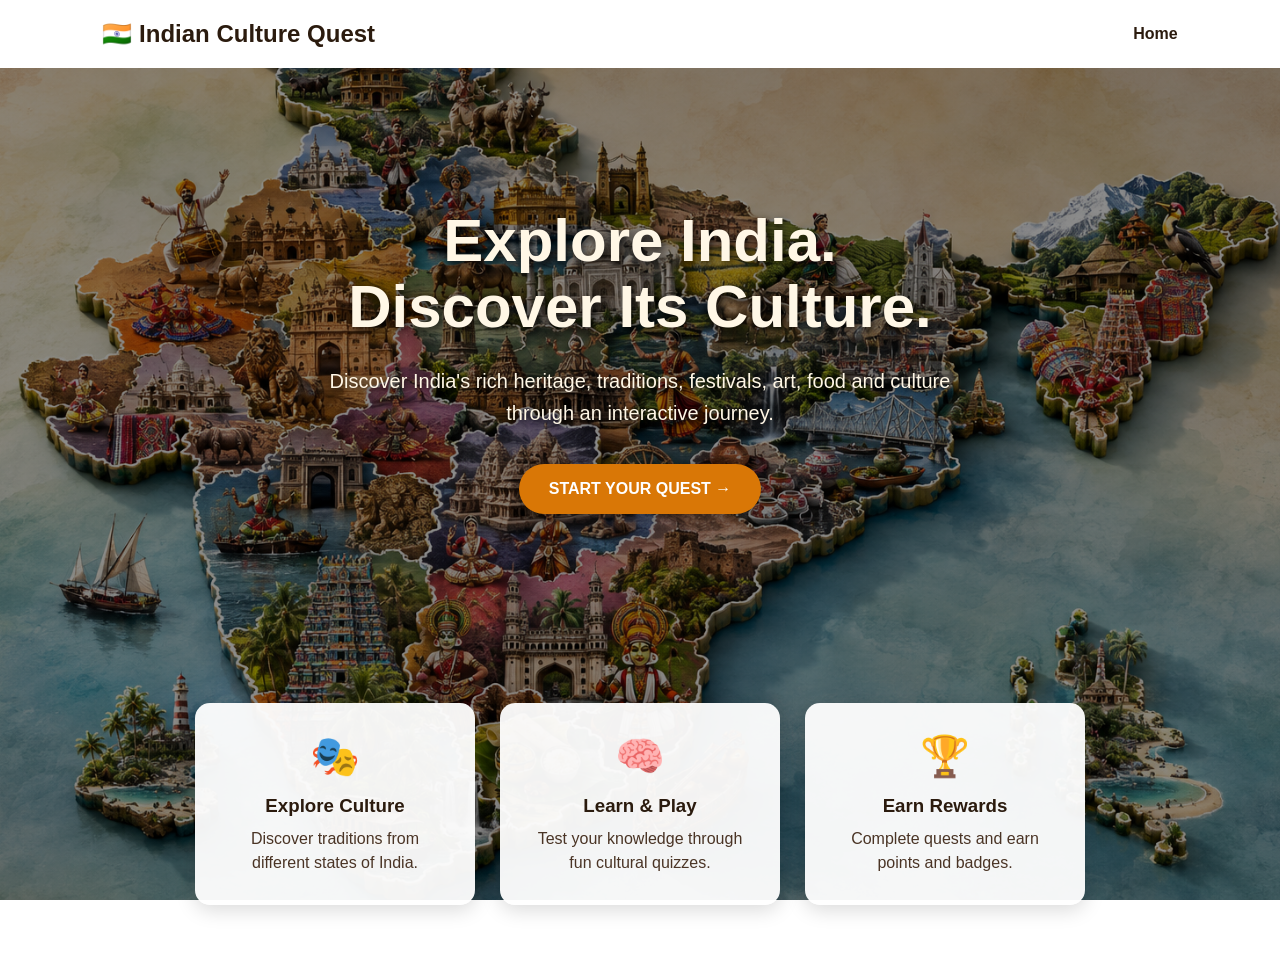
<file: index.html>
<!DOCTYPE html>
<html lang="en">

<head>
    <meta charset="UTF-8">
    <meta name="viewport" content="width=device-width, initial-scale=1.0">

    <title>Indian Culture Quest</title>

    <link rel="stylesheet" href="style.css">
</head>

<body>

    <header>
        <h2>🇮🇳 Indian Culture Quest</h2>

        <nav>
            <a href="index.html">Home</a>
        </nav>
    </header>


    <main class="hero">

        <h1>
            Explore India.<br>
            Discover Its Culture.
        </h1>

        <p>
            Discover India's rich heritage, traditions,
            festivals, art, food and culture through
            an interactive journey.
        </p>

        <a href="states.html" class="start-button">
            START YOUR QUEST →
        </a>

    </main>


    <section class="features">

        <div class="feature-card">
            <h2>🎭</h2>
            <h3>Explore Culture</h3>
            <p>
                Discover traditions from different
                states of India.
            </p>
        </div>


        <div class="feature-card">
            <h2>🧠</h2>
            <h3>Learn & Play</h3>
            <p>
                Test your knowledge through
                fun cultural quizzes.
            </p>
        </div>


        <div class="feature-card">
            <h2>🏆</h2>
            <h3>Earn Rewards</h3>
            <p>
                Complete quests and earn
                points and badges.
            </p>
        </div>

    </section>

</body>

</html>
</file>
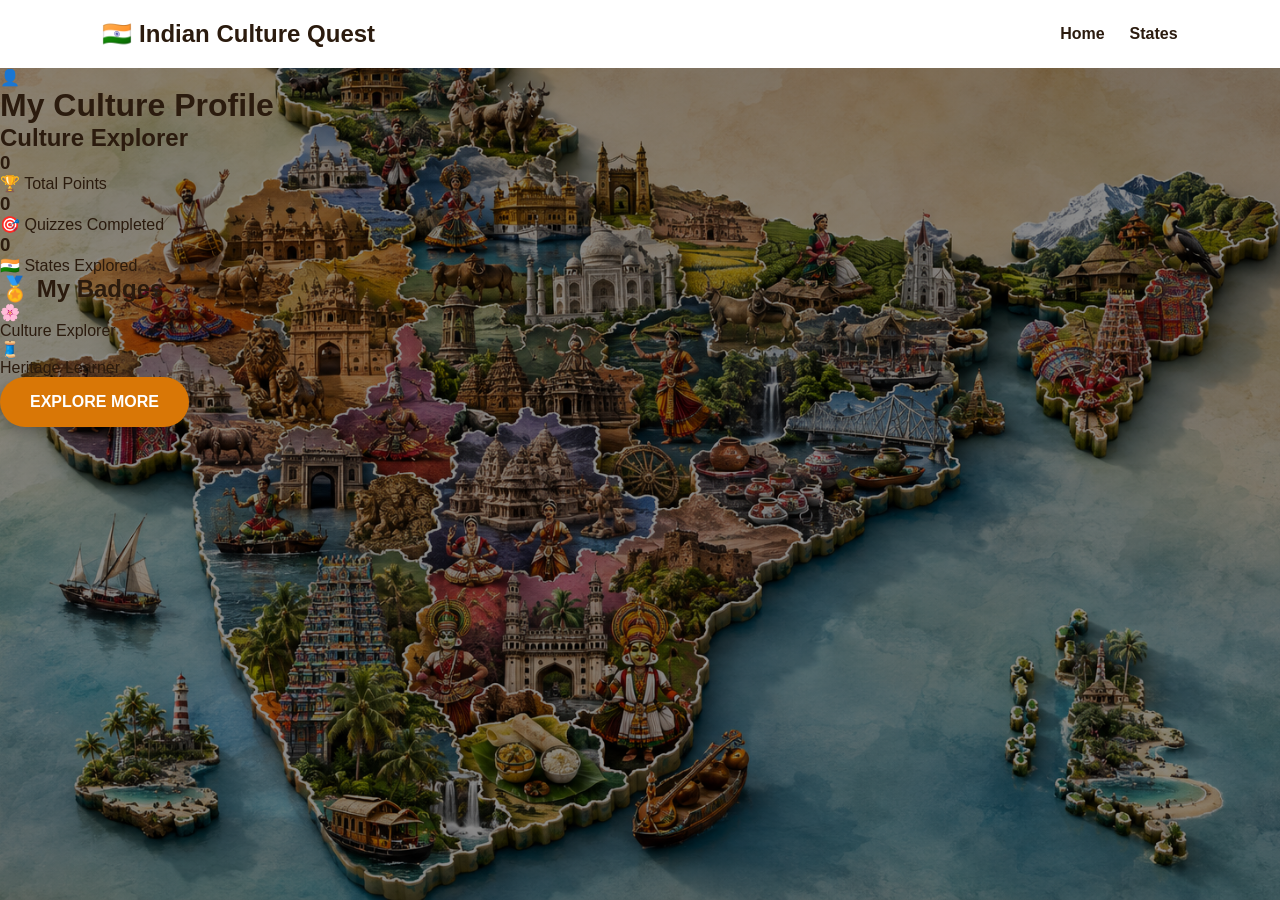
<file: profile.html>
<!DOCTYPE html>
<html lang="en">

<head>
    <meta charset="UTF-8">
    <meta name="viewport" content="width=device-width, initial-scale=1.0">

    <title>My Profile | Indian Culture Quest</title>

    <link rel="stylesheet" href="style.css">
</head>

<body>

    <header>

        <h2>🇮🇳 Indian Culture Quest</h2>

        <nav>
            <a href="index.html">Home</a>
            <a href="states.html">States</a>
        </nav>

    </header>


    <main class="profile-container">

        <div class="profile-card">

            <div class="profile-icon">
                👤
            </div>

            <h1>My Culture Profile</h1>

            <h2 id="playerName">Culture Explorer</h2>

            <div class="profile-stats">

                <div class="stat">
                    <h3 id="totalPoints">0</h3>
                    <p>🏆 Total Points</p>
                </div>

                <div class="stat">
                    <h3 id="quizCompleted">0</h3>
                    <p>🎯 Quizzes Completed</p>
                </div>

                <div class="stat">
                    <h3 id="statesExplored">0</h3>
                    <p>🇮🇳 States Explored</p>
                </div>

            </div>


            <h2>🏅 My Badges</h2>

            <div class="badges">

                <div class="badge">
                    🌸
                    <p>Culture Explorer</p>
                </div>

                <div class="badge">
                    🧵
                    <p>Heritage Learner</p>
                </div>

            </div>


            <a href="states.html" class="start-button">
                EXPLORE MORE
            </a>

        </div>

    </main>


    <script>

        const savedScore = localStorage.getItem("cultureScore");

        const savedQuizCount = localStorage.getItem("quizCompleted");

        if (savedScore) {
            document.getElementById("totalPoints").textContent = savedScore;
        }

        if (savedQuizCount) {
            document.getElementById("quizCompleted").textContent = savedQuizCount;
        }

    </script>

</body>

</html>
</file>
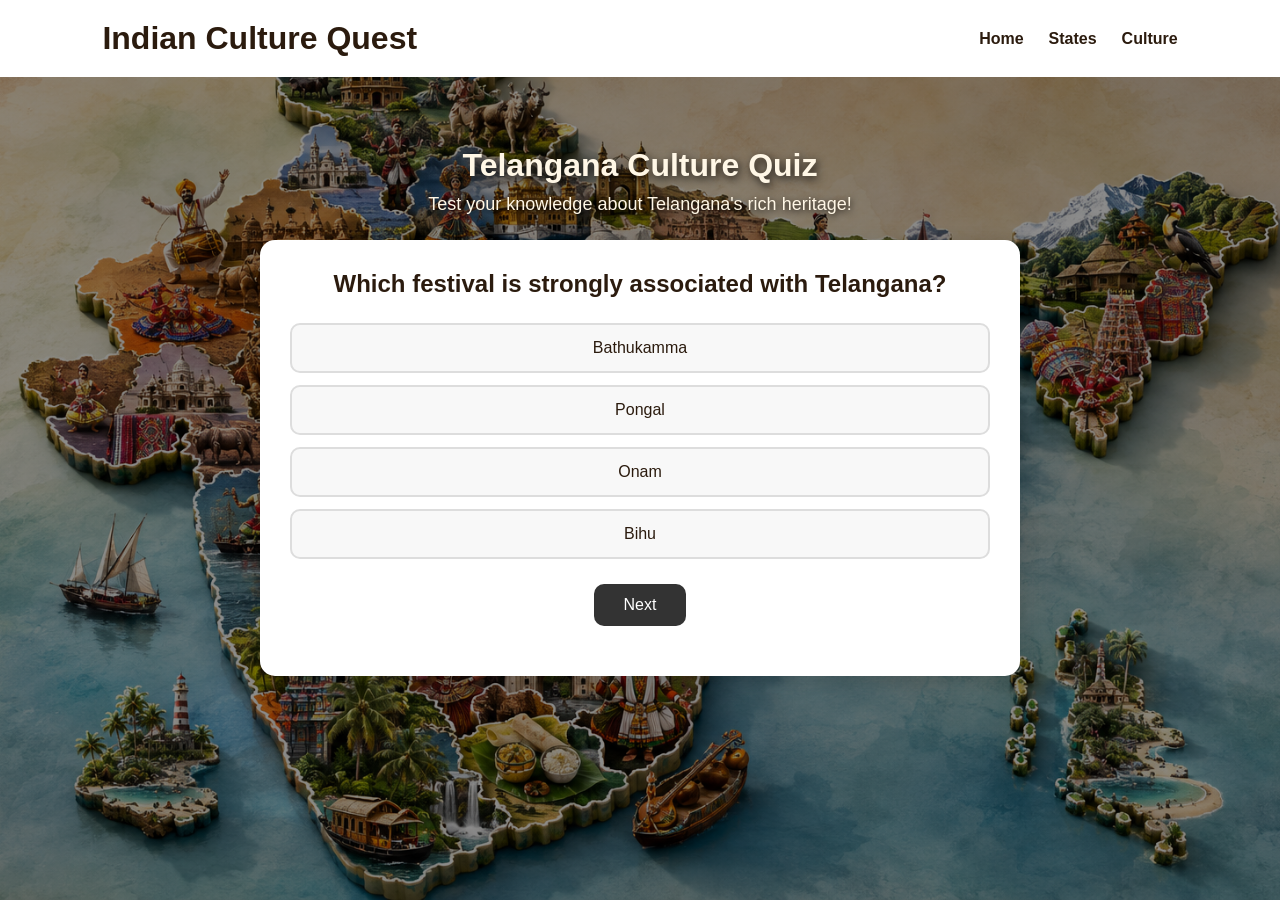
<file: quiz.html>
<!DOCTYPE html>
<html lang="en">
<head>
    <meta charset="UTF-8">
    <meta name="viewport" content="width=device-width, initial-scale=1.0">

    <title>Telangana Quiz | Indian Culture Quest</title>

    <link rel="stylesheet" href="style.css">
</head>

<body>

    <header>
        <h1>Indian Culture Quest</h1>

        <nav>
            <a href="index.html">Home</a>
            <a href="states.html">States</a>
            <a href="culture.html">Culture</a>
        </nav>
    </header>


    <main class="quiz-container">

        <h2>Telangana Culture Quiz</h2>

        <p>Test your knowledge about Telangana's rich heritage!</p>

        <div class="quiz-card">

            <h3 id="question">Question will appear here</h3>

            <div id="options"></div>

            <button id="nextBtn">Next</button>

            <p id="score"></p>

        </div>

    </main>


    <script src="script.js"></script>

</body>
</html>
</file>
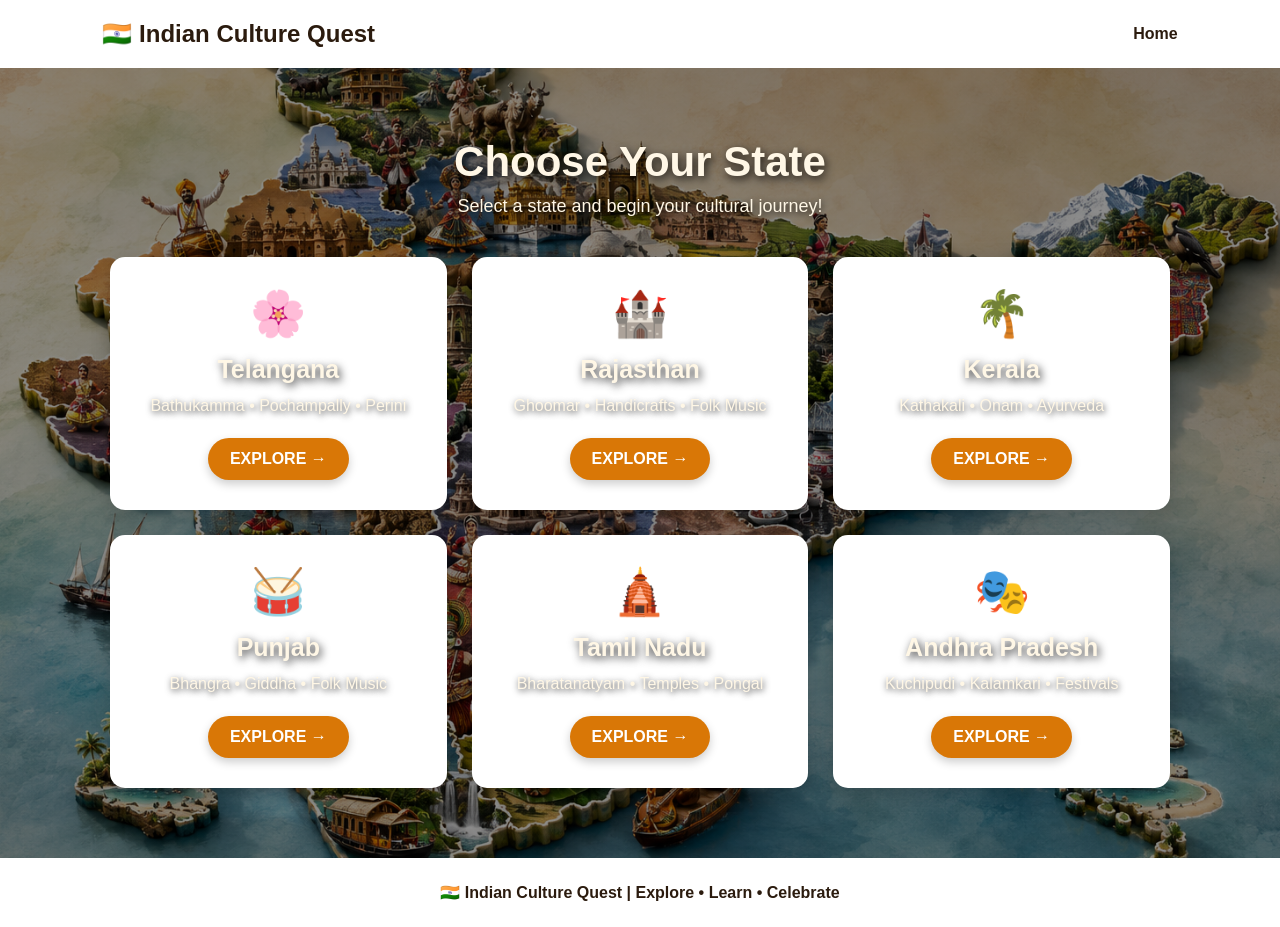
<file: states.html>
<!DOCTYPE html>
<html lang="en">

<head>
    <meta charset="UTF-8">
    <meta name="viewport" content="width=device-width, initial-scale=1.0">

    <title>Choose Your State | Indian Culture Quest</title>

    <link rel="stylesheet" href="style.css">
</head>

<body>

    <header>
        <h2>🇮🇳 Indian Culture Quest</h2>

        <nav>
            <a href="index.html">Home</a>
        </nav>
    </header>


    <main class="states-container">

        <h1>Choose Your State</h1>

        <p class="states-subtitle">
            Select a state and begin your cultural journey!
        </p>


        <div class="states-grid">

            <!-- Telangana -->
            <div class="state-card">

                <div class="state-icon">🌸</div>

                <h2>Telangana</h2>

                <p>
                    Bathukamma • Pochampally • Perini
                </p>

                <a href="culture.html" class="explore-button">
                    EXPLORE →
                </a>

            </div>


            <!-- Rajasthan -->
            <div class="state-card">

                <div class="state-icon">🏰</div>

                <h2>Rajasthan</h2>

                <p>
                    Ghoomar • Handicrafts • Folk Music
                </p>

                <a href="culture.html" class="explore-button">
                    EXPLORE →
                </a>

            </div>


            <!-- Kerala -->
            <div class="state-card">

                <div class="state-icon">🌴</div>

                <h2>Kerala</h2>

                <p>
                    Kathakali • Onam • Ayurveda
                </p>

                <a href="culture.html" class="explore-button">
                    EXPLORE →
                </a>

            </div>


            <!-- Punjab -->
            <div class="state-card">

                <div class="state-icon">🥁</div>

                <h2>Punjab</h2>

                <p>
                    Bhangra • Giddha • Folk Music
                </p>

                <a href="culture.html" class="explore-button">
                    EXPLORE →
                </a>

            </div>


            <!-- Tamil Nadu -->
            <div class="state-card">

                <div class="state-icon">🛕</div>

                <h2>Tamil Nadu</h2>

                <p>
                    Bharatanatyam • Temples • Pongal
                </p>

                <a href="culture.html" class="explore-button">
                    EXPLORE →
                </a>

            </div>


            <!-- Andhra Pradesh -->
            <div class="state-card">

                <div class="state-icon">🎭</div>

                <h2>Andhra Pradesh</h2>

                <p>
                    Kuchipudi • Kalamkari • Festivals
                </p>

                <a href="culture.html" class="explore-button">
                    EXPLORE →
                </a>

            </div>

        </div>

    </main>


    <footer>
        <p>🇮🇳 Indian Culture Quest | Explore • Learn • Celebrate</p>
    </footer>

</body>

</html>
</file>
<file: style.css>
* {
    margin: 0;
    padding: 0;
    box-sizing: border-box;
}


/* ===== BODY ===== */

body {
    font-family: Arial, sans-serif;

    background-image:
        linear-gradient(
            rgba(0, 0, 0, 0.45),
            rgba(0, 0, 0, 0.45)
        ),
        url("india-culture-map.png");

    background-size: cover;
    background-position: center;
    background-repeat: no-repeat;
    background-attachment: fixed;

    color: #2b1b0e;
}


/* ===== HEADER ===== */

header {
    display: flex;
    justify-content: space-between;
    align-items: center;

    padding: 20px 8%;

    background: white;
}

header h2 {
    font-size: 24px;
    color: #2b1b0e;
}

header h1 {
    color: #2b1b0e;
}

nav {
    display: flex;
    gap: 25px;
}

nav a {
    text-decoration: none;
    color: #2b1b0e;
    font-weight: bold;
}

nav a:hover {
    color: #d97706;
}


/* ===== HOME / HERO SECTION ===== */

.hero {
    min-height: 65vh;

    display: flex;
    flex-direction: column;
    justify-content: center;
    align-items: center;

    text-align: center;

    padding: 40px 20px;
}


/* ===== MAIN HEADING ===== */

.hero h1 {
    font-size: 60px;
    line-height: 1.1;

    margin-bottom: 25px;

    color: #FFF7E6;

    text-shadow:
        2px 3px 8px rgba(0, 0, 0, 0.8);
}


/* ===== DESCRIPTION ===== */

.hero p {
    max-width: 650px;

    font-size: 20px;
    line-height: 1.6;

    margin-bottom: 35px;

    color: #FFF7E6;

    text-shadow:
        1px 2px 6px rgba(0, 0, 0, 0.8);
}


/* ===== START BUTTON ===== */

.start-button {
    display: inline-block;

    text-decoration: none;

    background: #d97706;

    color: white;

    padding: 16px 30px;

    border-radius: 30px;

    font-weight: bold;

    transition: 0.3s;

    box-shadow:
        0 5px 15px rgba(0, 0, 0, 0.25);
}

.start-button:hover {
    background: #b45309;

    transform: translateY(-3px);

    box-shadow:
        0 8px 20px rgba(0, 0, 0, 0.35);
}


/* ===== FEATURE SECTION ===== */

.features {
    display: flex;

    justify-content: center;

    gap: 25px;

    padding: 50px 8%;

    flex-wrap: wrap;
}


/* ===== FEATURE CARD ===== */

.feature-card {
    background: rgba(255, 255, 255, 0.95);

    width: 280px;

    padding: 30px;

    text-align: center;

    border-radius: 15px;

    box-shadow:
        0 5px 20px rgba(0, 0, 0, 0.15);

    transition: 0.3s;
}

.feature-card:hover {
    transform: translateY(-8px);

    box-shadow:
        0 10px 30px rgba(0, 0, 0, 0.25);
}

.feature-card h2 {
    font-size: 40px;

    margin-bottom: 15px;
}

.feature-card h3 {
    margin-bottom: 10px;

    color: #2b1b0e;
}

.feature-card p {
    line-height: 1.5;

    color: #4a3425;
}


/* ===== QUIZ PAGE ===== */

.quiz-container {
    max-width: 800px;

    margin: 50px auto;

    padding: 20px;

    text-align: center;
}

.quiz-container > h2 {
    color: #FFF7E6;

    font-size: 32px;

    text-shadow:
        2px 3px 8px rgba(0, 0, 0, 0.8);
}

.quiz-container > p {
    color: #FFF7E6;

    font-size: 18px;

    margin-top: 10px;

    text-shadow:
        1px 2px 6px rgba(0, 0, 0, 0.8);
}


/* ===== QUIZ CARD ===== */

.quiz-card {
    background: white;

    padding: 30px;

    margin-top: 25px;

    border-radius: 15px;

    box-shadow:
        0 5px 20px rgba(0, 0, 0, 0.15);
}


/* ===== QUESTION ===== */

#question {
    font-size: 24px;

    margin-bottom: 25px;

    color: #2b1b0e;
}


/* ===== OPTIONS ===== */

#options {
    display: flex;

    flex-direction: column;

    gap: 12px;
}


/* ===== OPTION BUTTON ===== */

.option-btn {
    padding: 14px 20px;

    border: 2px solid #ddd;

    border-radius: 10px;

    background: #f8f8f8;

    cursor: pointer;

    font-size: 16px;

    transition: 0.2s;

    color: #2b1b0e;
}

.option-btn:hover {
    background: #eee;

    transform: translateY(-2px);
}

.option-btn:disabled {
    cursor: not-allowed;

    opacity: 0.7;
}


/* ===== NEXT BUTTON ===== */

#nextBtn {
    margin-top: 25px;

    padding: 12px 30px;

    border: none;

    border-radius: 10px;

    background: #333;

    color: white;

    font-size: 16px;

    cursor: pointer;

    transition: 0.2s;
}

#nextBtn:hover {
    opacity: 0.85;

    transform: translateY(-2px);
}


/* ===== SCORE ===== */

#score {
    font-size: 22px;

    font-weight: bold;

    margin-top: 20px;

    color: #2b1b0e;
}


/* ================================================= */
/* ===== STATES PAGE =============================== */
/* ================================================= */

.states-container {
    max-width: 1100px;

    margin: 50px auto;

    padding: 20px;

    text-align: center;
}


/* ===== STATES HEADING ===== */

.states-container h1 {
    font-size: 42px;

    margin-bottom: 10px;

    color: #FFF7E6;

    text-shadow:
        2px 3px 8px rgba(0, 0, 0, 0.8);
}


/* ===== STATES SUBTITLE ===== */

.states-subtitle {
    font-size: 18px;

    margin-bottom: 40px;

    color: #FFF7E6;

    text-shadow:
        1px 2px 6px rgba(0, 0, 0, 0.8);
}


/* ===== STATES GRID ===== */

.states-grid {
    display: grid;

    grid-template-columns: repeat(3, 1fr);

    gap: 25px;
}


/* ===== STATE CARD ===== */

.state-card {
    background: white;

    padding: 30px 20px;

    border-radius: 15px;

    text-align: center;

    box-shadow:
        0 5px 20px rgba(0, 0, 0, 0.15);

    transition: 0.3s;
}


/* ===== STATE CARD HOVER ===== */

.state-card:hover {
    transform: translateY(-5px);

    box-shadow:
        0 8px 25px rgba(0, 0, 0, 0.25);
}


/* ===== STATE ICON ===== */

.state-icon {
    font-size: 45px;

    margin-bottom: 15px;
}


/* ===== STATE NAME ===== */

.state-card h2 {
    font-size: 25px;

    margin-bottom: 10px;

    color: #FFF7E6;

    text-shadow:
        2px 3px 8px rgba(0, 0, 0, 0.8);
}


/* ===== STATE DESCRIPTION ===== */

.state-card p {
    font-size: 16px;

    line-height: 1.5;

    margin-bottom: 20px;

    color: #FFF7E6;

    text-shadow:
        1px 2px 6px rgba(0, 0, 0, 0.8);
}


/* ===== EXPLORE BUTTON ===== */

.explore-button {
    display: inline-block;

    text-decoration: none;

    background: #d97706;

    color: white;

    padding: 12px 22px;

    border-radius: 25px;

    font-weight: bold;

    transition: 0.2s;

    box-shadow:
        0 4px 10px rgba(0, 0, 0, 0.2);
}

.explore-button:hover {
    background: #b45309;

    transform: translateY(-2px);
}


/* ===== FOOTER ===== */

footer {
    text-align: center;

    padding: 25px;

    margin-top: 40px;

    background: white;

    font-weight: bold;
}

footer p {
    color: #2b1b0e;
}


/* ================================================= */
/* ===== MOBILE RESPONSIVE ========================= */
/* ================================================= */

@media (max-width: 800px) {

    .states-grid {
        grid-template-columns: repeat(2, 1fr);
    }
}


@media (max-width: 768px) {

    header {
        padding: 18px 5%;
    }

    header h2 {
        font-size: 20px;
    }

    nav {
        gap: 12px;
    }

    nav a {
        font-size: 14px;
    }

    .hero {
        min-height: 60vh;

        padding: 30px 20px;
    }

    .hero h1 {
        font-size: 42px;
    }

    .hero p {
        font-size: 17px;
    }

    .features {
        padding: 40px 5%;
    }

    .feature-card {
        width: 100%;

        max-width: 350px;
    }

    .quiz-container {
        margin: 30px auto;

        padding: 15px;
    }

    #question {
        font-size: 20px;
    }
}


@media (max-width: 550px) {

    .states-grid {
        grid-template-columns: 1fr;
    }

    .states-container h1 {
        font-size: 32px;
    }

    .states-subtitle {
        font-size: 16px;
    }
}
</file>
